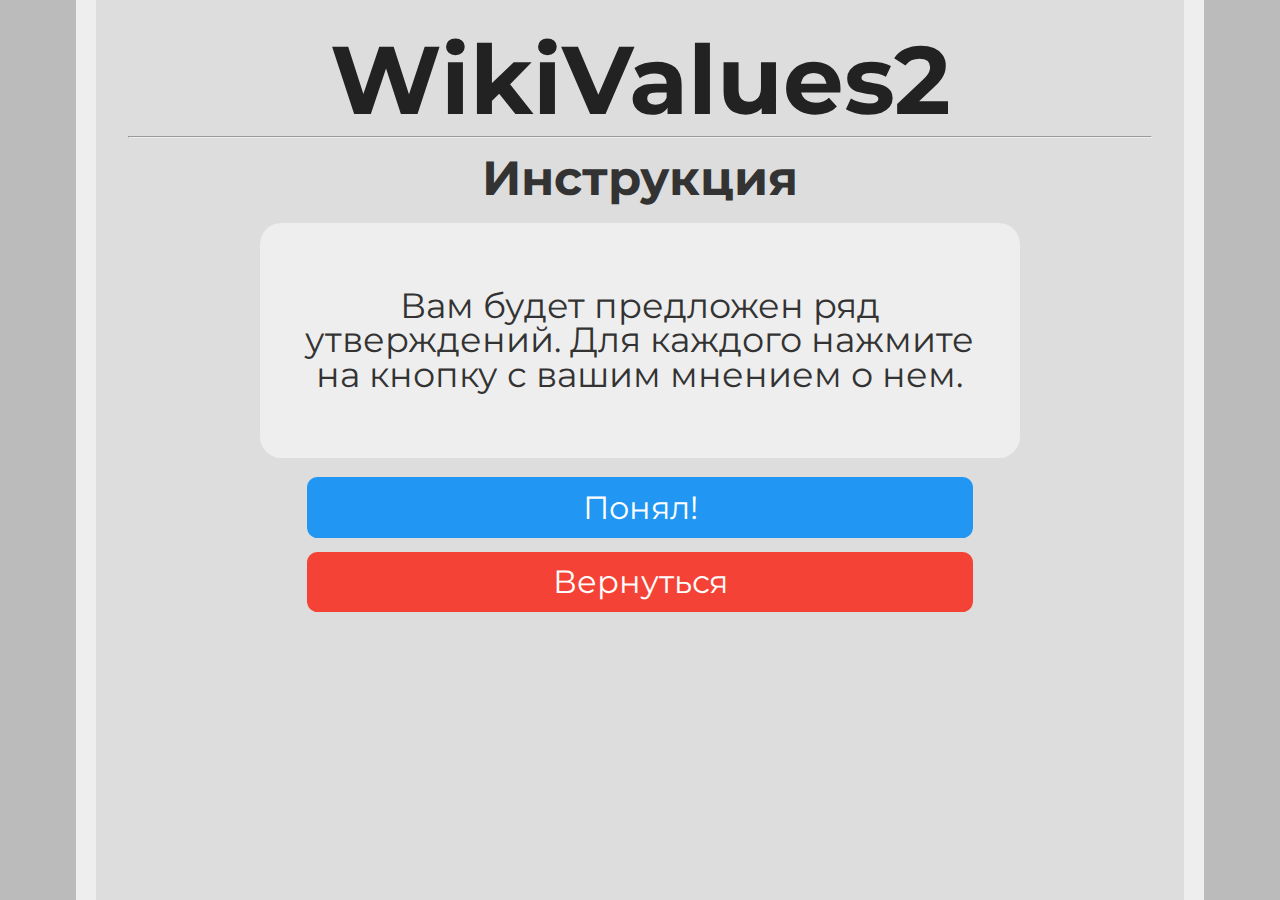
<file: instructions.html>
<head>
<link href="https://fonts.googleapis.com/css?family=Montserrat:300,400,700|Roboto:400,700" rel="stylesheet">
<link href='style.css' rel='stylesheet' type='text/css'>
<title>WikiValues2 Quiz</title>
<link rel="icon" type="x-icon" href="icon.png">
<link rel="shortcut icon" type="x-icon" href="icon.png">
<meta charset="utf-8">
</head>
<body>

<h1>WikiValues2</h1>
<hr>
<h2 style="text-align:center;">Инструкция</h2>
<p class="question">Вам будет предложен ряд утверждений. Для каждого нажмите на кнопку с вашим мнением о нем.</p>
<button class="button" onclick="location.href='quiz.html';" style="background-color: #2196f3;">Понял!</button> <br>
<button class="button" onclick="location.href='index.html';" style="background-color: #f44336;">Вернуться</button> <br>

<!-- Website visit statistics - no personal information is collected! -->
<script src="https://www.w3counter.com/tracker.js?id=114877"></script>
</body>
</file>
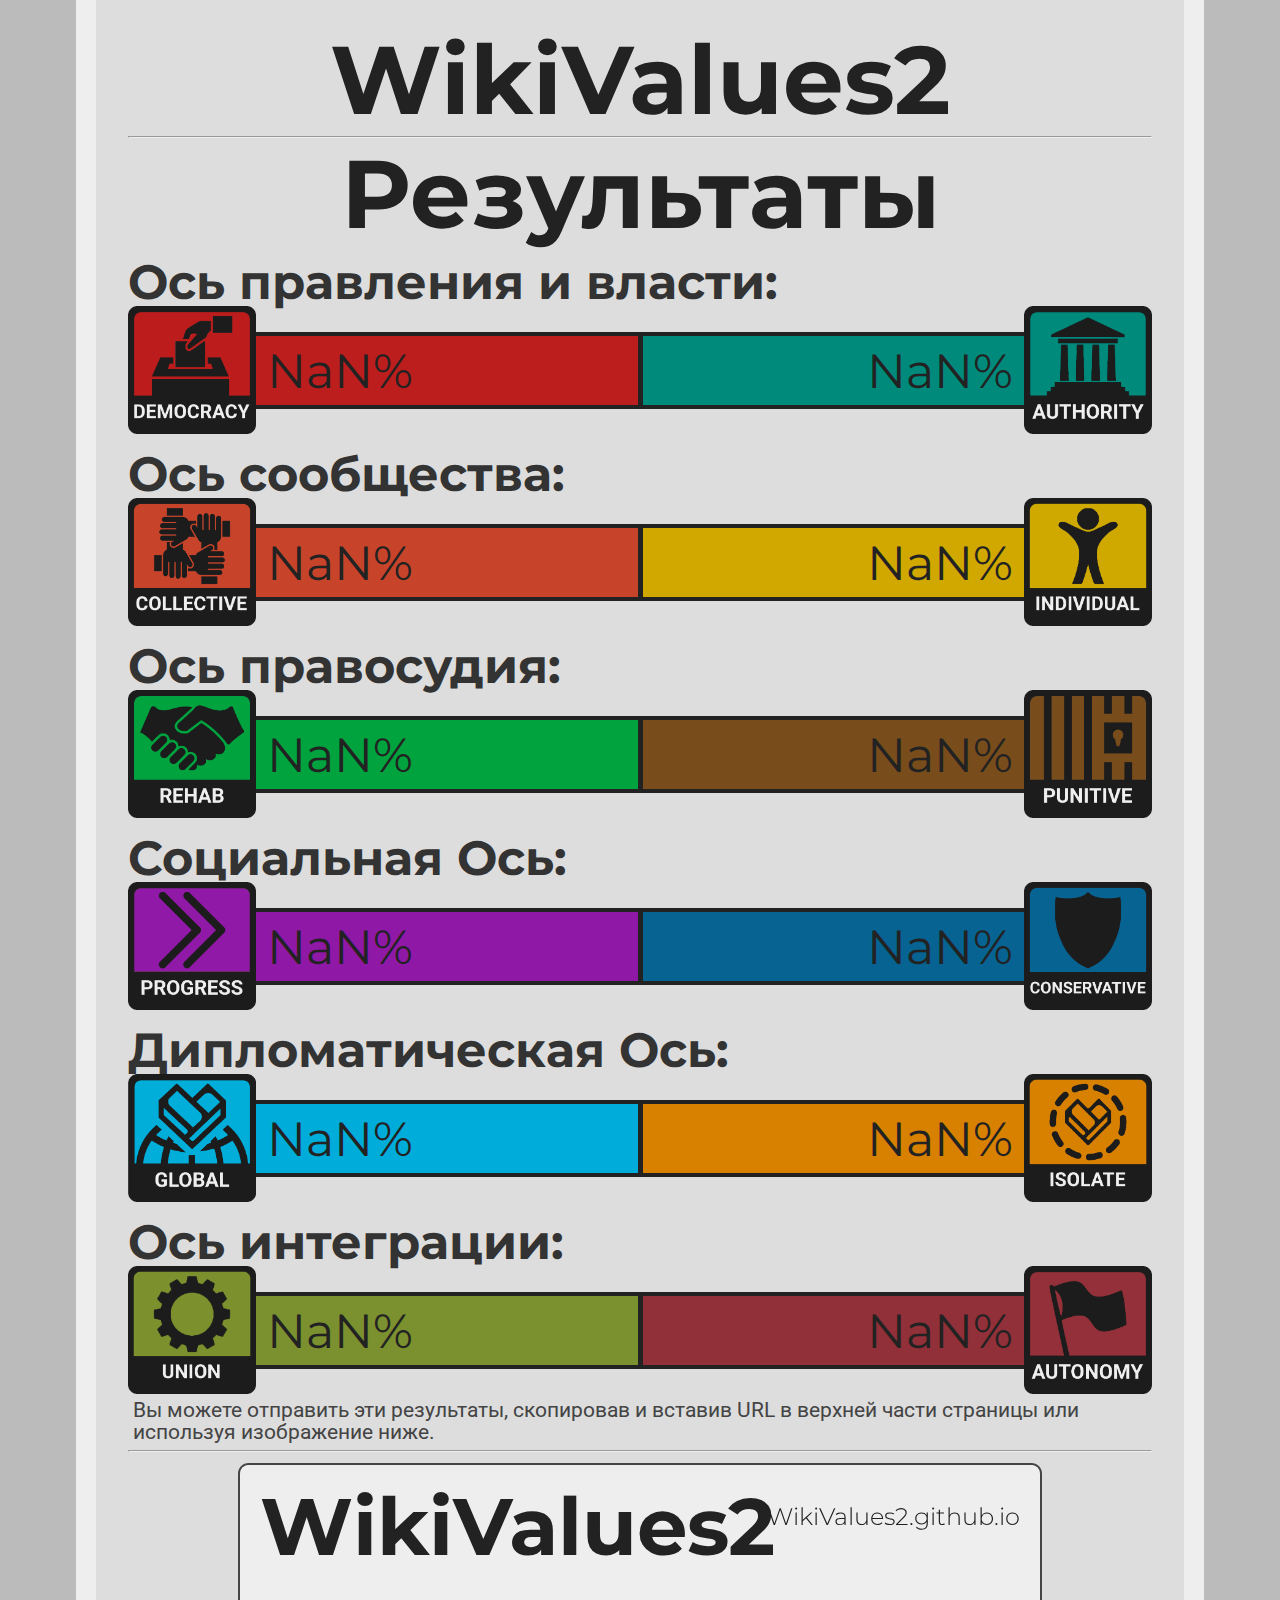
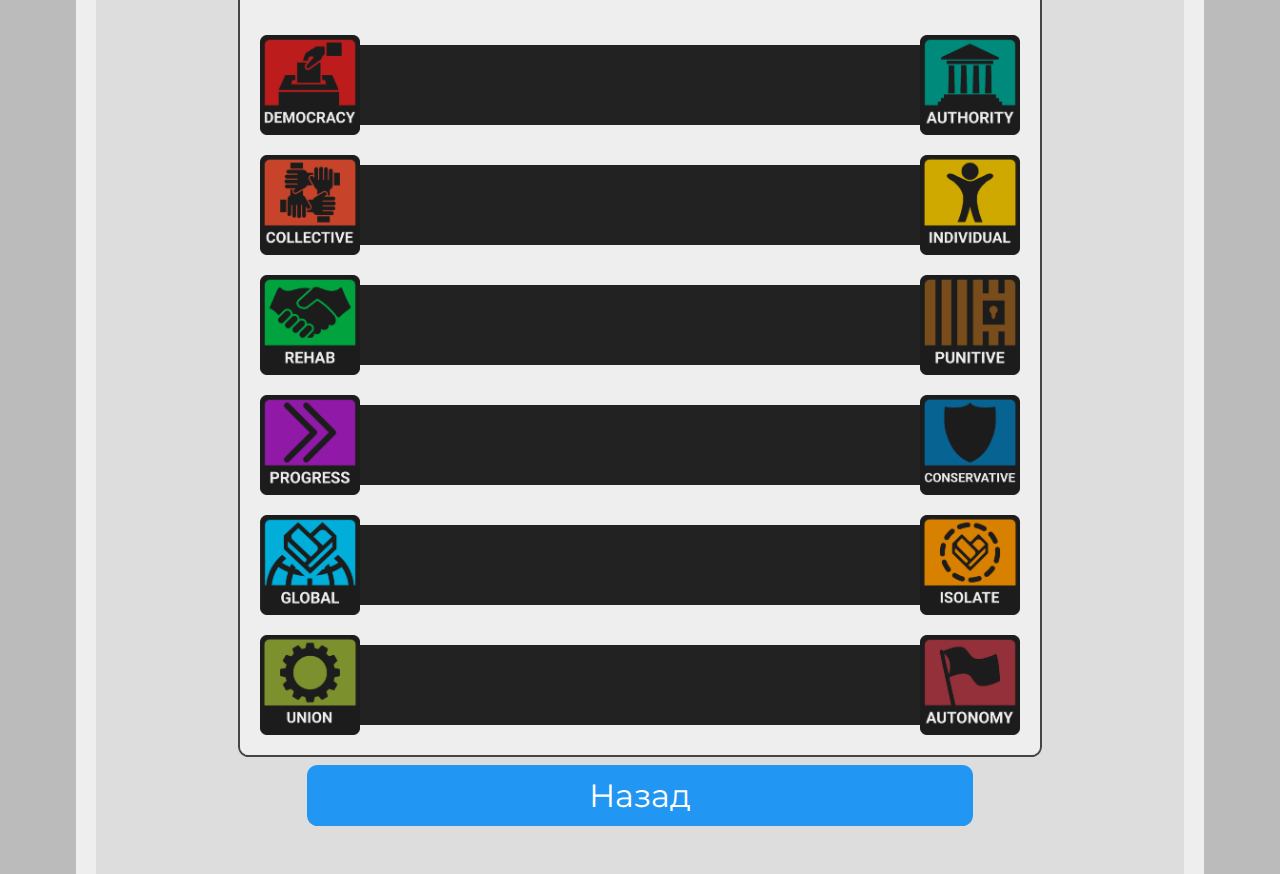
<file: results.html>
<html>
<head>
<link href="https://fonts.googleapis.com/css?family=Montserrat:300,400,700|Roboto:400,700" rel="stylesheet">
<link href='style.css' rel='stylesheet' type='text/css'>
<title>WikiValues2 Results</title>
<link rel="icon" type="x-icon" href="icon.png">
<link rel="shortcut icon" type="x-icon" href="icon.png">
<meta charset="utf-8">
</head>
<script type="application/javascript">
</script>

<body>
<h1>WikiValues2</h1>
<hr>

<h1>Результаты</h1>

<h2>Ось правления и власти: <span class="weight-300" id="government-label"></span></h2>
<div class="axis">
    <img id="img-democracy" src="value_images/democracy.png" height="128pt"/>
    <div class="bar democracy" id="bar-democracy"><div class="text-wrapper" id="democracy"></div></div>
    <div class="bar authoritarianism" id="bar-authoritarianism"><div class="text-wrapper" id="authoritarianism"></div></div>
    <img id="img-authoritarianism" src="value_images/authoritarianism.png" height="128pt"/>
</div>
<h2>Ось сообщества: <span class="weight-300" id="community-label"></span></h2>
<div class="axis">
    <img id="img-collectivism" src="value_images/collectivism.png" height="128pt"/>
    <div class="bar collectivism" id="bar-collectivism"><div class="text-wrapper" id="collectivism"></div></div>
    <div class="bar individualism" id="bar-individualism"><div class="text-wrapper" id="individualism"></div></div>
    <img id="img-individualism" src="value_images/individualism.png" height="128pt"/>
</div>
<h2>Ось правосудия: <span class="weight-300" id="justice-label"></span></h2>
<div class="axis">
    <img id="img-rehabilitation" src="value_images/rehabilitation.png" height="128pt"/>
    <div class="bar rehabilitation" id="bar-rehabilitation"><div class="text-wrapper" id="rehabilitation"></div></div>
    <div class="bar punitive" id="bar-punitive"><div class="text-wrapper" id="punitive"></div></div>
    <img id="img-punitive" src="value_images/punitive.png" height="128pt"/>
</div>
<h2>Социальная Ось: <span class="weight-300" id="society-label"></span></h2>
<div class="axis">
    <img id="img-progress" src="value_images/progress.png" height="128pt"/>
    <div class="bar progress" id="bar-progress"><div class="text-wrapper" id="progress"></div></div>
    <div class="bar conservatism" id="bar-conservatism"><div class="text-wrapper" id="conservatism"></div></div>
    <img id="img-conservatism" src="value_images/conservatism.png" height="128pt"/>
</div>
<h2>Дипломатическая Ось: <span class="weight-300" id="diplomatic-label"></span></h2>
<div class="axis">
    <img id="img-globalism" src="value_images/globalism.png" height="128pt"/>
    <div class="bar globalism" id="bar-globalism"><div class="text-wrapper" id="globalism"></div></div>
    <div class="bar isolationism" id="bar-isolationism"><div class="text-wrapper" id="isolationism"></div></div>
    <img id="img-isolationism" src="value_images/isolationism.png" height="128pt"/>
</div>
<h2>Ось интеграции: <span class="weight-300" id="integration-label"></span></h2>
<div class="axis">
    <img id="img-unionism" src="value_images/unionism.png" height="128pt"/>
    <div class="bar unionism" id="bar-unionism"><div class="text-wrapper" id="unionism"></div></div>
    <div class="bar autonomism" id="bar-autonomism"><div class="text-wrapper" id="autonomism"></div></div>
    <img id="img-autonomism" src="value_images/autonomism.png" height="128pt"/>
</div>
<p>Вы можете отправить эти результаты, скопировав и вставив URL в верхней части страницы или используя изображение ниже.</p>
<hr/>
<canvas id="banner" width=800 height=890 style="font-family:Montserrat"></canvas>
<button class="button" onclick="location.href='index.html';" style="background-color: #2196f3;">Назад</button> <br>
<!-- Privacy respecting Statcounter code for WikiValues2 http://wikivalues2.github.io -->
<script type="text/javascript">
var sc_project=12079783; 
var sc_invisible=1; 
var sc_security="fa5443fa"; 
var sc_https=1;
if(navigator.doNotTrack != 1) {
var statcounterscript=document.createElement('script');
statcounterscript.setAttribute("type","text/javascript");
statcounterscript.setAttribute("src", "https://www.statcounter.com/counter/counter.js");
document.getElementsByTagName("body")[0].appendChild(statcounterscript);
}
</script>
<!-- End of Statcounter Code -->
<!-- JavaScript for the test itself -->
<script>
    function getQueryVariable(variable)
    {
           var query = window.location.search.substring(1)
           var vars = query.split("&")
           for (var i=0;i<vars.length;i++) {
                   var pair = vars[i].split("=")
                   if(pair[0] == variable) {return pair[1]}
           }
           return(NaN);
    }

    function setBarValue(name, value) {
        innerel = document.getElementById(name)
        outerel = document.getElementById("bar-" + name)
        outerel.style.width = (value + "%")
        innerel.innerHTML = (value + "%")
        if (innerel.offsetWidth + 20 > outerel.offsetWidth) {
            innerel.style.visibility = "hidden"
        }
    }

    govtArray = ["Ультрадемократия/Анархизм", "Демократия", "Умеренная демократия", "Нейтрально", "Этатизм", "Авторитаризм", "Тоталитаризм"]
    cmntArray = ["Ультраколлективизм", "Коллективизм", "Умеренный коллективизм", "Нейтрально", "Умеренный индивидуализм", "Индивидуализм", "Ультра-индивидуализм"]
    jstcArray = ["Крайне реабилитационный", "Реабилитационный", "Умеренно реабилитационный", "Нейтрально", "Умеренно карательный", "Карательный", "Крайне карательный"]
    sctyArray = ["Революционизм", "Прогрессивизм", "Умеренный прогрессивизм", "Нейтрально", "Умеренный консерватизм", "Консерватизм", "Реакционизм"]
    diplArray = ["Ультраглобализм", "Глобализм", "Умеренный глобализм", "Нейтрально", "Умеренный изоляционизм", "Изоляционизм", "Крайний изоляционизм"]
    intrArray = ["Ультра-юнионизм", "Юнионизм", "Умеренный юнионизм", "Нейтрально", "Умеренный автономизм", "Автономизм", "Крайний автономизм"]

    function setLabel(val,ary) {
        if (val > 100) { return "" } else
        if (val > 90) { return ary[0] } else
        if (val > 75) { return ary[1] } else
        if (val > 60) { return ary[2] } else
        if (val >= 40) { return ary[3] } else
        if (val >= 25) { return ary[4] } else
        if (val >= 10) { return ary[5] } else
        if (val >= 0) { return ary[6] } else
        	{return ""}
    }

    democracy        = getQueryVariable("g")
    collectivism     = getQueryVariable("c")
    rehabilitation   = getQueryVariable("j")
    progress         = getQueryVariable("s")
    globalism        = getQueryVariable("d")
    unionism         = getQueryVariable("i")
    authoritarianism = (100 - democracy     ).toFixed(1)
    individualism    = (100 - collectivism  ).toFixed(1)
    punitive         = (100 - rehabilitation).toFixed(1)
    conservatism     = (100 - progress      ).toFixed(1)
    isolationism     = (100 - globalism     ).toFixed(1)
    autonomism       = (100 - unionism      ).toFixed(1)

    setBarValue("democracy", democracy)
    setBarValue("authoritarianism", authoritarianism)
    setBarValue("collectivism", collectivism)
    setBarValue("individualism", individualism)
    setBarValue("rehabilitation", rehabilitation)
    setBarValue("punitive", punitive)
    setBarValue("progress", progress)
    setBarValue("conservatism", conservatism)
    setBarValue("globalism", globalism)
    setBarValue("isolationism", isolationism)
    setBarValue("unionism", unionism)
    setBarValue("autonomism", autonomism)

    document.getElementById("government-label").innerHTML = setLabel(democracy, govtArray)
    document.getElementById("community-label").innerHTML = setLabel(collectivism, cmntArray)
    document.getElementById("justice-label").innerHTML = setLabel(rehabilitation, jstcArray)
    document.getElementById("society-label").innerHTML = setLabel(progress, sctyArray)
    document.getElementById("diplomatic-label").innerHTML = setLabel(globalism, diplArray)
    document.getElementById("integration-label").innerHTML = setLabel(unionism, intrArray)

    function createImage(src, x, y, w, h) {
        img = new Image ()
        img.src = src
        img.onLoad = function() {
            ctx.drawImage(img, x, y, w, h)
        }
    }

    window.onload = function() {
        var c = document.getElementById("banner")
        var ctx = c.getContext("2d")
        ctx.fillStyle = "#EEEEEE"
        ctx.fillRect(0,0,800,890)

        img = document.getElementById("img-democracy")
        ctx.drawImage(img, 20, 170, 100, 100);
        img = document.getElementById("img-authoritarianism")
        ctx.drawImage(img, 680, 170, 100, 100)
        img = document.getElementById("img-collectivism")
        ctx.drawImage(img, 20, 290, 100, 100)
        img = document.getElementById("img-individualism")
        ctx.drawImage(img, 680, 290, 100, 100)
        img = document.getElementById("img-rehabilitation")
        ctx.drawImage(img, 20, 410, 100, 100)
        img = document.getElementById("img-punitive")
        ctx.drawImage(img, 680, 410, 100, 100)
        img = document.getElementById("img-progress")
        ctx.drawImage(img, 20, 530, 100, 100)
        img = document.getElementById("img-conservatism")
        ctx.drawImage(img, 680, 530, 100, 100)
	img = document.getElementById("img-globalism")
        ctx.drawImage(img, 20, 650, 100, 100)
        img = document.getElementById("img-isolationism")
        ctx.drawImage(img, 680, 650, 100, 100)
        img = document.getElementById("img-unionism")
        ctx.drawImage(img, 20, 770, 100, 100)
        img = document.getElementById("img-autonomism")
        ctx.drawImage(img, 680, 770, 100, 100)

        ctx.fillStyle="#222222"
        ctx.fillRect(120, 180, 560, 80)
        ctx.fillRect(120, 300, 560, 80)
        ctx.fillRect(120, 420, 560, 80)
        ctx.fillRect(120, 540, 560, 80)
	ctx.fillRect(120, 660, 560, 80)
	ctx.fillRect(120, 780, 560, 80)
        ctx.fillStyle="#BC1D1D"
        ctx.fillRect(120, 184, 5.6*democracy-2, 72)
        ctx.fillStyle="#008A7B"
        ctx.fillRect(682-5.6*authoritarianism, 184, 5.6*authoritarianism-2, 72)
        ctx.fillStyle="#C7442A"
        ctx.fillRect(120, 304, 5.6*collectivism-2, 72)
        ctx.fillStyle="#D0A800"
        ctx.fillRect(682-5.6*individualism, 304, 5.6*individualism-2, 72)
        ctx.fillStyle="#00A33D"
        ctx.fillRect(120, 424, 5.6*rehabilitation-2, 72)
        ctx.fillStyle="#784D1B"
        ctx.fillRect(682-5.6*punitive, 424, 5.6*punitive-2, 72)
        ctx.fillStyle="#8F19A6"
        ctx.fillRect(120, 544, 5.6*progress-2, 72)
        ctx.fillStyle="#076392"
        ctx.fillRect(682-5.6*conservatism, 544, 5.6*conservatism-2, 72)
	ctx.fillStyle="#00ACD9"
        ctx.fillRect(120, 664, 5.6*globalism-2, 72)
        ctx.fillStyle="#D88000"
        ctx.fillRect(682-5.6*isolationism, 664, 5.6*isolationism-2, 72)
        ctx.fillStyle="#7B902E"
        ctx.fillRect(120, 784, 5.6*unionism-2, 72)
        ctx.fillStyle="#923039"
        ctx.fillRect(682-5.6*autonomism, 784, 5.6*autonomism-2, 72)
        ctx.fillStyle="#222222"
        ctx.font="700 80px Montserrat"
        ctx.textAlign="left"
        ctx.fillText("WikiValues2", 20, 90)
        ctx.font="40px Montserrat"
        ctx.textAlign="right"

        ctx.textAlign="left"
        if (democracy        > 30) {ctx.fillText(democracy + "%", 130, 237.5)}
        if (collectivism     > 30) {ctx.fillText(collectivism + "%", 130, 357.5)}
        if (rehabilitation   > 30) {ctx.fillText(rehabilitation + "%", 130, 477.5)}
        if (progress         > 30) {ctx.fillText(progress + "%", 130, 597.5)}
	if (globalism        > 30) {ctx.fillText(globalism + "%", 130, 717.5)}
        if (unionism         > 30) {ctx.fillText(unionism + "%", 130, 837.5)}
        ctx.textAlign="right"
        if (authoritarianism > 30) {ctx.fillText(authoritarianism + "%", 670, 237.5)}
        if (individualism    > 30) {ctx.fillText(individualism + "%", 670, 357.5)}
        if (punitive         > 30) {ctx.fillText(punitive + "%", 670, 477.5)}
        if (conservatism     > 30) {ctx.fillText(conservatism + "%", 670, 597.5)}
	if (isolationism     > 30) {ctx.fillText(isolationism + "%", 670, 717.5)}
	if (autonomism       > 30) {ctx.fillText(autonomism + "%", 670, 837.5)}

        ctx.font="300 24px Montserrat"
        ctx.fillText("WikiValues2.github.io", 780, 60)
		//ctx.fillText(version, 780, 120)
        ctx.font="400 24px Montserrat"
        ctx.textAlign="center"
        ctx.fillText("" + document.getElementById("government-label").innerHTML, 400, 175)
        ctx.fillText("" + document.getElementById("community-label").innerHTML, 400, 295)
        ctx.fillText("" + document.getElementById("justice-label").innerHTML, 400, 415)
        ctx.fillText("" + document.getElementById("society-label").innerHTML, 400, 535)
	ctx.fillText("" + document.getElementById("diplomatic-label").innerHTML, 400, 655)
        ctx.fillText("" + document.getElementById("integration-label").innerHTML, 400, 775)
    }
    </script>
</body>
</html>
</file>
<file: style.css>
html {
    background-color: #bbbbbb;
    padding: 0px;
}
body {
    width: 80%;
    min-height: calc(100vh - 4em);
    margin: 0 auto;
    padding: 2em;
    background-color: #dddddd;
    border-color: #eeeeee;
    border-left-style: solid;
    border-right-style: solid;
    border-width: 20px;
}
p {
    color: #444444;
    font-family: 'Roboto', sans-serif;
    font-size: 16pt;
    line-height: 1;
    margin: 4pt;
}
p.value-description {
    text-indent: -16pt;
    margin-left: 20pt;
}
p.question {
    margin: 16pt auto;
    color: #333333;
    font-family: 'Montserrat', sans-serif;
    font-weight: normal;
    width: 70%;
    min-width: 500pt;
    min-height: 144pt;
    background-color: #eeeeee;
    padding: 16pt;
    border-radius: 16pt;
    font-size: 26pt;
    display: flex;
    justify-content: center;
    align-items: center;
    text-align: center;

}
h1 {
    color: #222222;
    font-family: 'Montserrat', sans-serif;
    font-size: 72pt;
    text-align: center;
    line-height: 72pt;
    margin-top: 0pt;
    margin-bottom: 0pt;
}
h2 {
    color: #333333;
    font-family: 'Montserrat', sans-serif;
    font-size: 36pt;
    line-height: 36pt;
    margin-top: 12pt;
    margin-bottom: 0pt;
}
li {
    font-size: 16pt;
    text-indent: 16pt;
}
a {
    font-family: inherit;
}
img.center {
    display: block;
    margin: 1em auto;
    width: 50%;
    min-width: 500pt;
}
.button {
    background-color: #2196f3;
    font-family: 'Montserrat', sans-serif;
    border: none;
    border-radius: 8pt;
    color: white;
    padding: 8pt;
    width: 60%;
    min-width: 500pt;
    text-align: center;
    text-decoration: none;
    display: block;
    font-size: 24pt;
    margin: -2px auto;
    cursor: pointer;
}
.small_button {
    background-color: #333;
    font-family: 'Montserrat', sans-serif;
    border: none;
    border-radius: 8pt;
    color: white;
    padding: 8pt;
    width: 35%;
    min-width: 100pt;
    text-align: center;
    text-decoration: none;
    display: block;
    font-size: 18pt;
    margin: -2px auto;
    cursor: pointer;
}
div.axis {
    width: 100%;
    display: flex;
    align-items: center;
    justify-content: center;
}
div.bar {
    height: 36pt;
    line-height: 36pt;
    padding: 8pt;
    margin-top: 5pt;
    margin-bottom: 4pt;
    border-width: 4px;
    border-right-width: 1px;
    border-top-style: solid;
    border-bottom-style: solid;
    border-color: #222222;
    background-color: #eeeeee;
    display: block;
    width: 50%;
}
div.text-wrapper {
    font-family: 'Montserrat', sans-serif;
    font-size: 36pt;
    line-height: 36pt;
    color: #222222;
    display: inline-block;
}
div.democracy {
    background-color: #BC1D1D;
    text-align: left;
    border-right-style: solid;
}
div.authoritarianism {
    background-color: #008A7B;
    text-align: right;
    border-left-style: solid;
}
div.collectivism {
    background-color: #C7442A;
    text-align: left;
    border-right-style: solid;
}
div.individualism {
    background-color: #D0A800;
    text-align: right;
    border-left-style: solid;
}
div.rehabilitation {
    background-color: #00A33D;
    text-align: left;
    border-right-style: solid;
}
div.punitive {
    background-color: #784D1B;
    text-align: right;
    border-left-style: solid;
}
div.progress {
    background-color: #8F19A6;
    text-align: left;
    border-right-style: solid;
}
div.conservatism {
    background-color: #076392;
    text-align: right;
    border-left-style: solid;
}
div.globalism {
    background-color: #00ACD9;
    text-align: left;
    border-right-style: solid;
}
div.isolationism {
    background-color: #D88000;
    text-align: right;
    border-left-style: solid;
}
div.unionism {
    background-color: #7B902E;
    text-align: left;
    border-right-style: solid;
}
div.autonomism {
    background-color: #923039;
    text-align: right;
    border-left-style: solid;
}
span.weight-300 {
    font-weight: 300;
}
canvas {
    border-color: #444444;
    border-style: solid;
    border-width: 2px;
    border-radius: 8pt;
    display: block;
    margin: 8pt;
    margin-left: auto;
    margin-right: auto;
}
</file>
